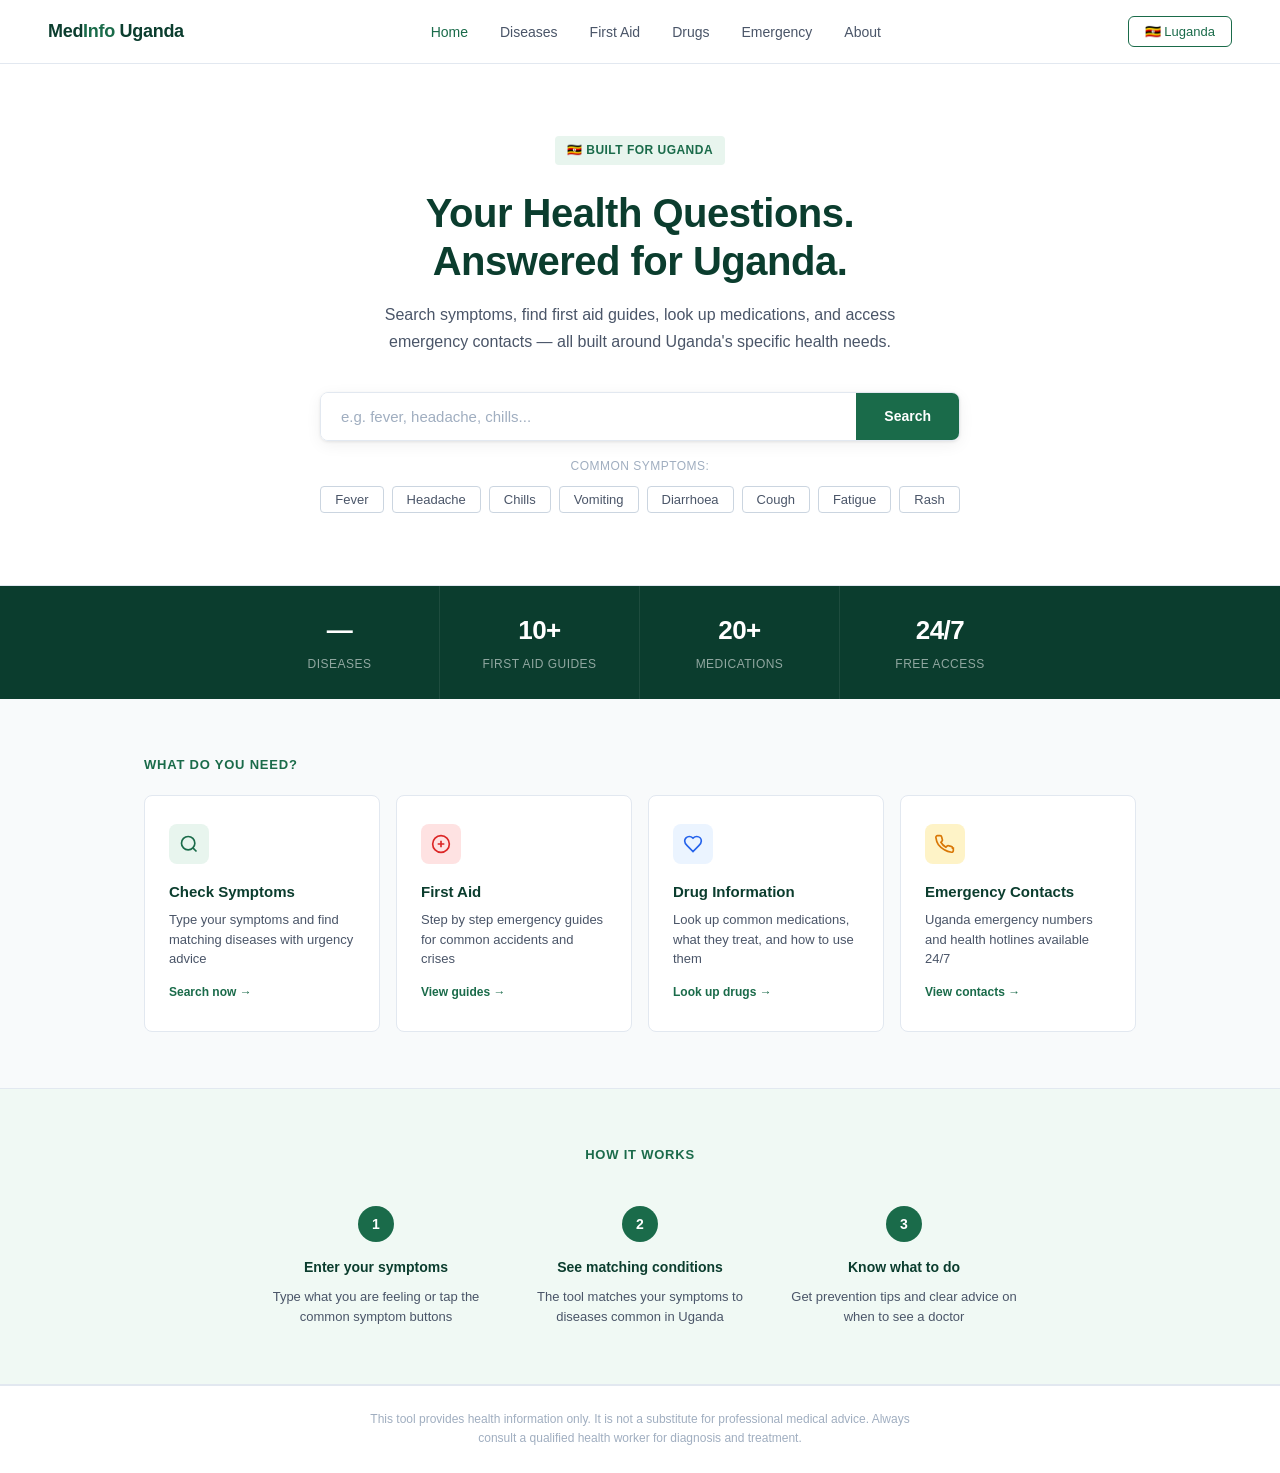
<file: index.html>
<!DOCTYPE html>
<html lang="en">
  <head>
    <meta charset="UTF-8" />
    <meta name="viewport" content="width=device-width, initial-scale=1.0" />
    <title>MedInfo Uganda</title>
    <link rel="stylesheet" href="css/style.css"/>
    <meta name="description" content="MedInfo Uganda — a free health information tool that helps Ugandans identify diseases from symptoms. Built for Uganda's specific disease profile." />
    <meta name="keywords" content="Uganda health, symptoms checker Uganda, malaria symptoms, typhoid Uganda, disease information Uganda" />
    <meta name="author" content="MedInfo Uganda" />

    <!-- Open Graph — makes it look good when shared on WhatsApp -->
    <meta property="og:title" content="MedInfo Uganda — Symptom Checker" />
    <meta property="og:description" content="Find information about diseases common in Uganda based on your symptoms." />
    <meta property="og:url" content="https://aaryanm-labs.github.io/medinfo-uganda" />
    <meta property="og:type" content="website" />
  </head>
  <body>

    <!-- NAVIGATION -->
<nav class="navbar">
  <div class="nav-logo">Med<span>Info</span> Uganda</div>
  <ul class="nav-links">
    <li><a href="index.html" class="active">Home</a></li>
    <li><a href="diseases.html">Diseases</a></li>
    <li><a href="firstaid.html">First Aid</a></li>
    <li><a href="drugs.html">Drugs</a></li>
    <li><a href="emergency.html">Emergency</a></li>
    <li><a href="about.html">About</a></li>
  </ul>
  <button class="lang-toggle" id="lang-toggle">🇺🇬 Luganda</button>
</nav>

<!-- HERO -->
<section class="hero-new">
  <div class="hero-new-inner">
    <div class="hero-badge">🇺🇬 Built for Uganda</div>
    <h1 class="hero-title" id="hero-title">
      Your Health Questions.<br/>Answered for Uganda.
    </h1>
    <p class="hero-desc" id="hero-desc">
      Search symptoms, find first aid guides, look up medications, 
      and access emergency contacts — all built around Uganda's 
      specific health needs.
    </p>

    <div class="search-container">
      <input 
        type="text" 
        id="symptom-input" 
        placeholder="e.g. fever, headache, chills..."
      />
      <button id="search-btn">Search</button>
    </div>

    <div class="quick-tags">
      <span class="tag-label">Common symptoms:</span>
      <button class="symptom-tag">Fever</button>
      <button class="symptom-tag">Headache</button>
      <button class="symptom-tag">Chills</button>
      <button class="symptom-tag">Vomiting</button>
      <button class="symptom-tag">Diarrhoea</button>
      <button class="symptom-tag">Cough</button>
      <button class="symptom-tag">Fatigue</button>
      <button class="symptom-tag">Rash</button>
    </div>
  </div>
</section>

<!-- STATS BAR -->
<section class="stats-bar">
  <div class="stat-bar-item">
    <div class="stat-bar-number" id="stat-diseases">—</div>
    <div class="stat-bar-label">Diseases</div>
  </div>
  <div class="stat-bar-item">
    <div class="stat-bar-number">10+</div>
    <div class="stat-bar-label">First Aid Guides</div>
  </div>
  <div class="stat-bar-item">
    <div class="stat-bar-number">20+</div>
    <div class="stat-bar-label">Medications</div>
  </div>
  <div class="stat-bar-item">
    <div class="stat-bar-number">24/7</div>
    <div class="stat-bar-label">Free Access</div>
  </div>
</section>

<!-- QUICK ACTION CARDS -->
<section class="quick-actions">
  <h2 class="section-title">What do you need?</h2>
  <div class="actions-grid">

   <a href="index.html#results-section" class="action-card">
  <div class="action-icon icon-green">
    <svg viewBox="0 0 24 24" fill="none" stroke="#1A6B4A" stroke-width="2">
      <circle cx="11" cy="11" r="8"/><path d="m21 21-4.35-4.35"/>
    </svg>
  </div>
  <h3>Check Symptoms</h3>
  <p>Type your symptoms and find matching diseases with urgency advice</p>
  <span class="action-arrow">Search now →</span>
</a>

<a href="firstaid.html" class="action-card">
  <div class="action-icon icon-red">
    <svg viewBox="0 0 24 24" fill="none" stroke="#DC2626" stroke-width="2">
      <path d="M12 2a10 10 0 1 0 0 20A10 10 0 0 0 12 2z"/>
      <path d="M12 8v8M8 12h8"/>
    </svg>
  </div>
  <h3>First Aid</h3>
  <p>Step by step emergency guides for common accidents and crises</p>
  <span class="action-arrow">View guides →</span>
</a>

<a href="drugs.html" class="action-card">
  <div class="action-icon icon-blue">
    <svg viewBox="0 0 24 24" fill="none" stroke="#2563EB" stroke-width="2">
      <path d="M19 14c1.49-1.46 3-3.21 3-5.5A5.5 5.5 0 0 0 16.5 3c-1.76 0-3 .5-4.5 2-1.5-1.5-2.74-2-4.5-2A5.5 5.5 0 0 0 2 8.5c0 2.3 1.5 4.05 3 5.5l7 7Z"/>
    </svg>
  </div>
  <h3>Drug Information</h3>
  <p>Look up common medications, what they treat, and how to use them</p>
  <span class="action-arrow">Look up drugs →</span>
</a>

<a href="emergency.html" class="action-card">
  <div class="action-icon icon-orange">
    <svg viewBox="0 0 24 24" fill="none" stroke="#D97706" stroke-width="2">
      <path d="M22 16.92v3a2 2 0 0 1-2.18 2 19.79 19.79 0 0 1-8.63-3.07A19.5 19.5 0 0 1 4.15 13a19.79 19.79 0 0 1-3.07-8.67A2 2 0 0 1 3.07 2h3a2 2 0 0 1 2 1.72c.127.96.361 1.903.7 2.81a2 2 0 0 1-.45 2.11L7.09 9.91a16 16 0 0 0 6 6l1.27-1.27a2 2 0 0 1 2.11-.45c.907.339 1.85.573 2.81.7A2 2 0 0 1 21 16.92z"/>
    </svg>
  </div>
  <h3>Emergency Contacts</h3>
  <p>Uganda emergency numbers and health hotlines available 24/7</p>
  <span class="action-arrow">View contacts →</span>
</a>
  </div>
</section>

<!-- HOW IT WORKS -->
<section class="how-it-works">
  <h2 class="section-title">How it works</h2>
  <div class="steps-grid">
    <div class="step">
      <div class="step-number">1</div>
      <h3>Enter your symptoms</h3>
      <p>Type what you are feeling or tap the common symptom buttons</p>
    </div>
    <div class="step">
      <div class="step-number">2</div>
      <h3>See matching conditions</h3>
      <p>The tool matches your symptoms to diseases common in Uganda</p>
    </div>
    <div class="step">
      <div class="step-number">3</div>
      <h3>Know what to do</h3>
      <p>Get prevention tips and clear advice on when to see a doctor</p>
    </div>
  </div>
</section>

<!-- RESULTS SECTION -->
<section class="results" id="results-section">
  <h2>Results</h2>
  <div id="results-container"></div>
</section>

<!-- DISCLAIMER -->
<footer class="disclaimer">
  <p>
    This tool provides health information only. 
    It is not a substitute for professional medical advice. 
    Always consult a qualified health worker for diagnosis and treatment.
  </p>
</footer>

<script src="js/app.js"></script>
  </body>
</html>
</file>
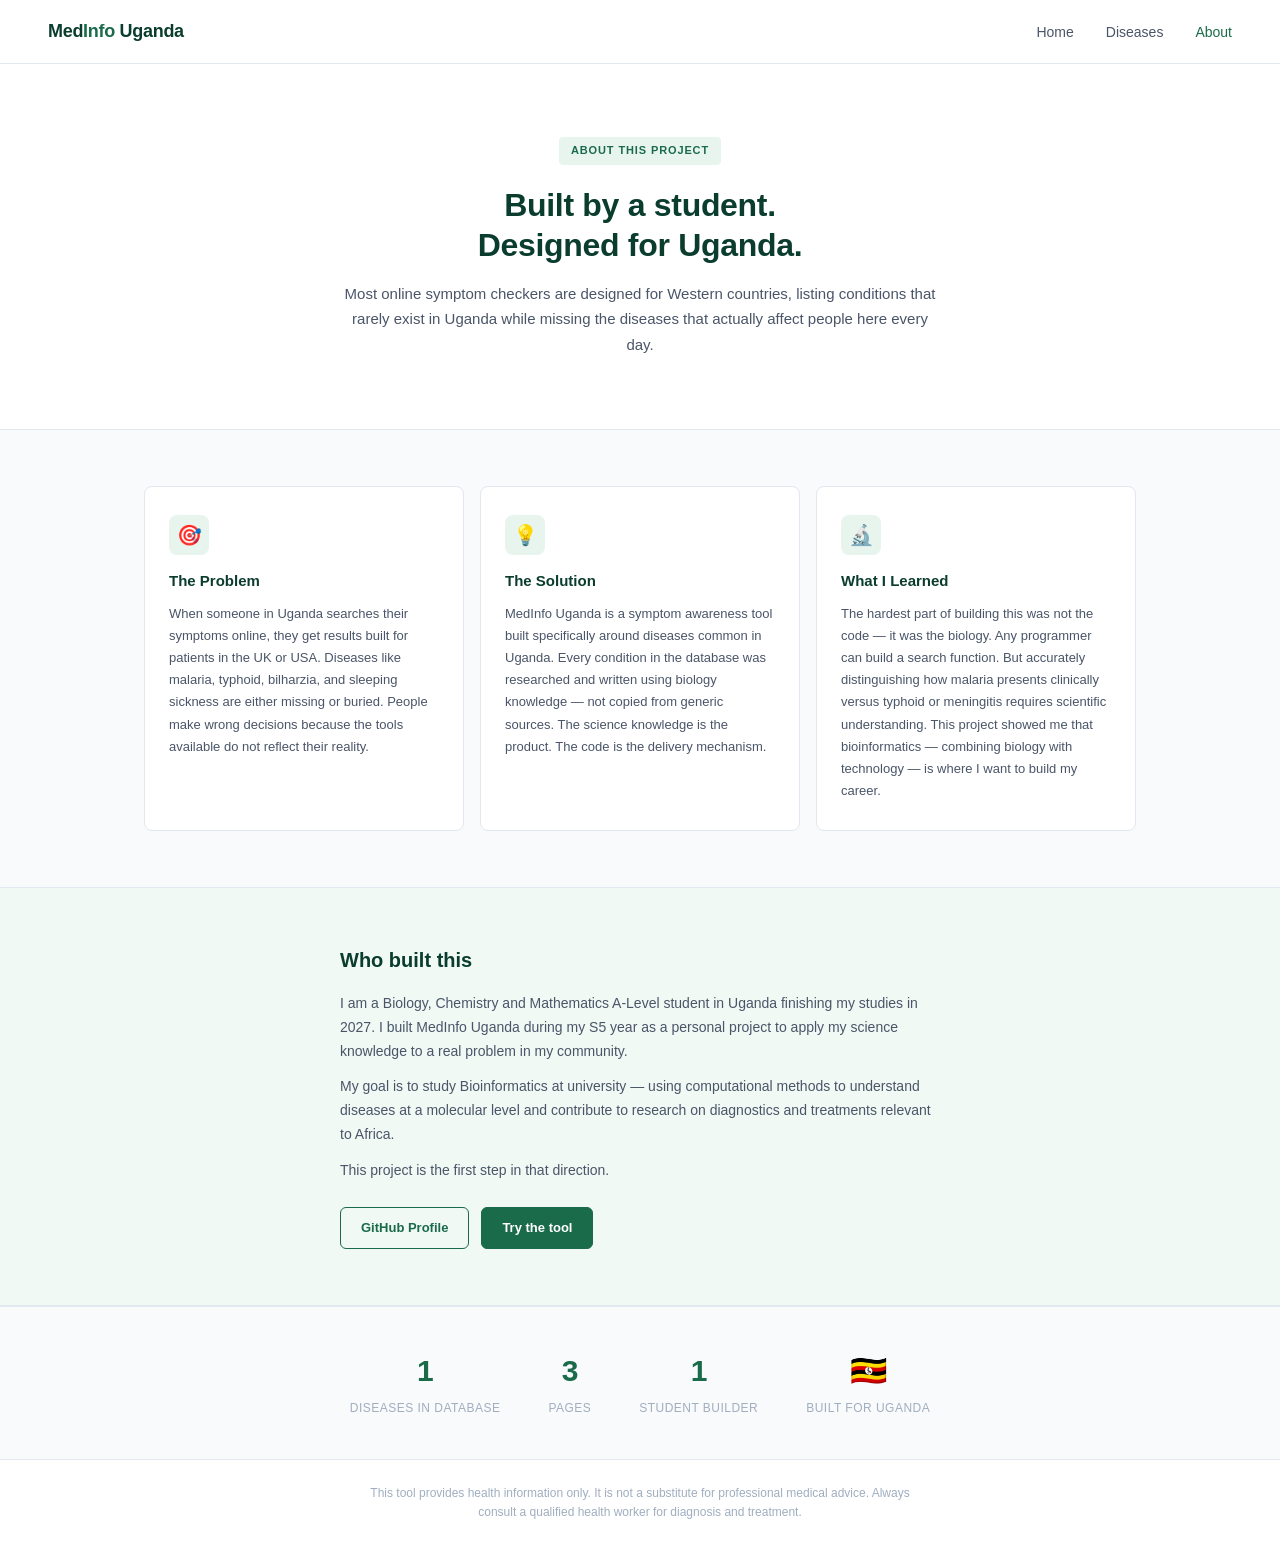
<file: about.html>
<!DOCTYPE html>
<html lang="en">
  <head>
    <meta charset="UTF-8" />
    <meta name="viewport" content="width=device-width, initial-scale=1.0" />
    <title>About — MedInfo Uganda</title>
    <link rel="stylesheet" href="css/style.css" />
    <meta name="description" content="MedInfo Uganda — a free health information tool that helps Ugandans identify diseases from symptoms. Built for Uganda's specific disease profile." />
<meta name="keywords" content="Uganda health, symptoms checker Uganda, malaria symptoms, typhoid Uganda, disease information Uganda" />
<meta name="author" content="MedInfo Uganda" />

<!-- Open Graph — makes it look good when shared on WhatsApp -->
<meta property="og:title" content="MedInfo Uganda — Symptom Checker" />
<meta property="og:description" content="Find information about diseases common in Uganda based on your symptoms." />
<meta property="og:url" content="https://aaryanm-labs.github.io/medinfo-uganda" />
<meta property="og:type" content="website" />
  </head>
  <body>

    <!-- NAVIGATION -->
    <nav class="navbar">
      <div class="nav-logo">Med<span>Info</span> Uganda</div>
      <ul class="nav-links">
        <li><a href="index.html">Home</a></li>
        <li><a href="diseases.html">Diseases</a></li>
        <li><a href="about.html" class="active">About</a></li>
      </ul>
    </nav>

    <!-- ABOUT HERO -->
    <section class="about-hero">
      <div class="about-hero-inner">
        <div class="about-tag">About this project</div>
        <h1>Built by a student.<br/>Designed for Uganda.</h1>
        <p class="about-intro">
          Most online symptom checkers are designed for Western countries, 
          listing conditions that rarely exist in Uganda while missing the 
          diseases that actually affect people here every day.
        </p>
      </div>
    </section>

    <!-- STORY SECTION -->
    <section class="about-section">
      <div class="about-grid">

        <div class="about-card">
          <div class="about-card-icon">🎯</div>
          <h3>The Problem</h3>
          <p>
            When someone in Uganda searches their symptoms online, they get 
            results built for patients in the UK or USA. Diseases like malaria, 
            typhoid, bilharzia, and sleeping sickness are either missing or 
            buried. People make wrong decisions because the tools available 
            do not reflect their reality.
          </p>
        </div>

        <div class="about-card">
          <div class="about-card-icon">💡</div>
          <h3>The Solution</h3>
          <p>
            MedInfo Uganda is a symptom awareness tool built specifically 
            around diseases common in Uganda. Every condition in the database 
            was researched and written using biology knowledge — not copied 
            from generic sources. The science knowledge is the product. 
            The code is the delivery mechanism.
          </p>
        </div>

        <div class="about-card">
          <div class="about-card-icon">🔬</div>
          <h3>What I Learned</h3>
          <p>
            The hardest part of building this was not the code — it was the 
            biology. Any programmer can build a search function. But accurately 
            distinguishing how malaria presents clinically versus typhoid or 
            meningitis requires scientific understanding. This project showed 
            me that bioinformatics — combining biology with technology — is 
            where I want to build my career.
          </p>
        </div>

      </div>
    </section>

    <!-- BUILDER SECTION -->
    <section class="about-builder">
      <div class="about-builder-inner">
        <h2>Who built this</h2>
        <p>
          I am a Biology, Chemistry and Mathematics A-Level student in Uganda 
          finishing my studies in 2027. I built MedInfo Uganda during my S5 
          year as a personal project to apply my science knowledge to a real 
          problem in my community.
        </p>
        <p>
          My goal is to study Bioinformatics at university — using computational 
          methods to understand diseases at a molecular level and contribute to 
          research on diagnostics and treatments relevant to Africa.
        </p>
        <p>
          This project is the first step in that direction.
        </p>
        <div class="about-links">
          <a href="https://github.com/aaryanm-labs" target="_blank" class="about-link">
            GitHub Profile
          </a>
          <a href="index.html" class="about-link about-link-primary">
            Try the tool
          </a>
        </div>
      </div>
    </section>

    <!-- STATS SECTION -->
    <section class="about-stats">
      <div class="stat-item" id="stat-diseases">
        <div class="stat-number" id="diseases-count">—</div>
        <div class="stat-label">Diseases in database</div>
      </div>
      <div class="stat-item">
        <div class="stat-number">3</div>
        <div class="stat-label">Pages</div>
      </div>
      <div class="stat-item">
        <div class="stat-number">1</div>
        <div class="stat-label">Student builder</div>
      </div>
      <div class="stat-item">
        <div class="stat-number">🇺🇬</div>
        <div class="stat-label">Built for Uganda</div>
      </div>
    </section>

    <!-- DISCLAIMER -->
    <footer class="disclaimer">
      <p>
        This tool provides health information only. 
        It is not a substitute for professional medical advice. 
        Always consult a qualified health worker for diagnosis and treatment.
      </p>
    </footer>

    <script>
      // Dynamically show disease count from your real data
      fetch('data/diseases.json')
        .then(r => r.json())
        .then(data => {
          document.getElementById('diseases-count').textContent = data.length;
        });
    </script>

  </body>
</html>
</file>
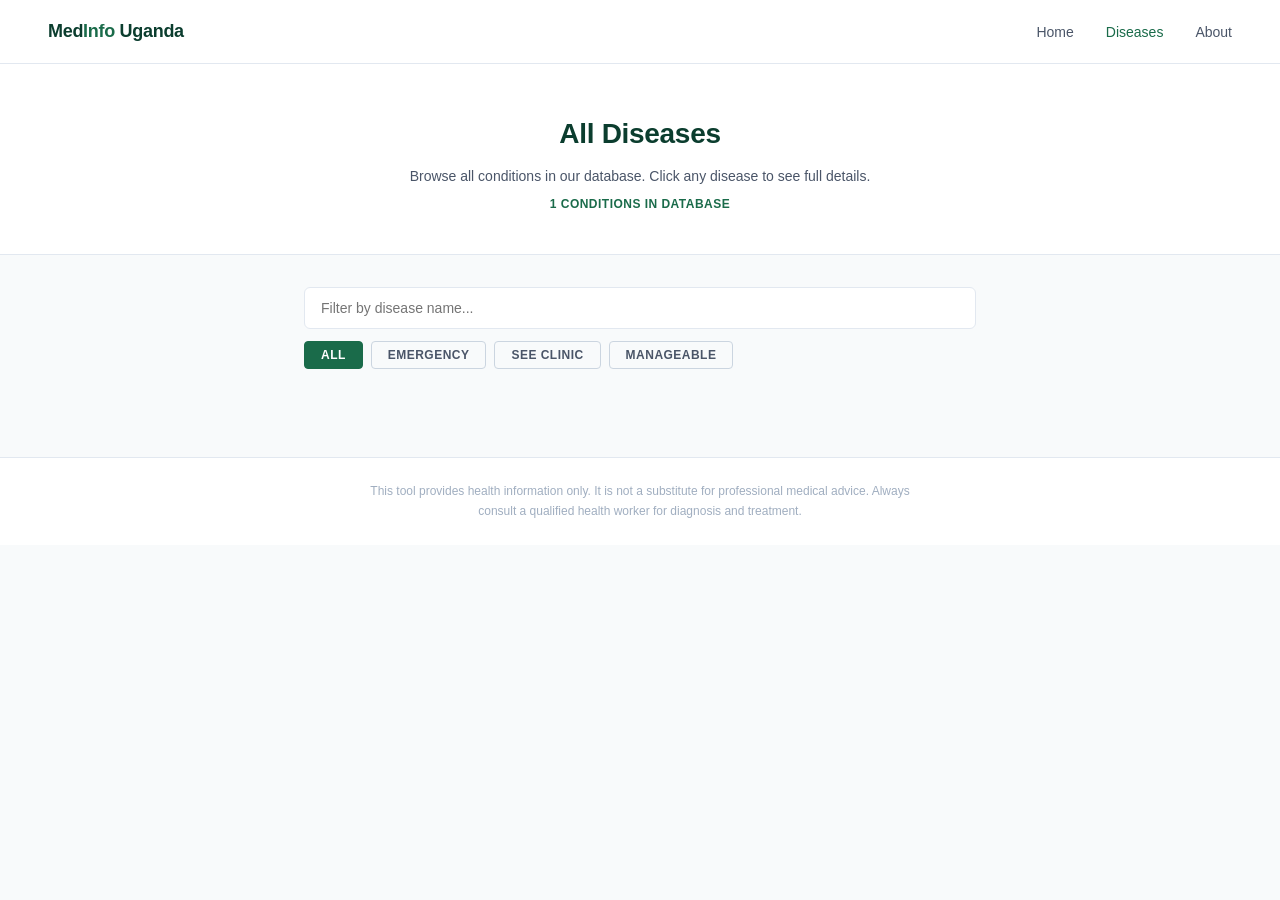
<file: diseases.html>
<!DOCTYPE html>
<html lang="en">
  <head>
    <meta name="description" content="MedInfo Uganda — a free health information tool that helps Ugandans identify diseases from symptoms. Built for Uganda's specific disease profile." />
<meta name="keywords" content="Uganda health, symptoms checker Uganda, malaria symptoms, typhoid Uganda, disease information Uganda" />
<meta name="author" content="MedInfo Uganda" />

<!-- Open Graph — makes it look good when shared on WhatsApp -->
<meta property="og:title" content="MedInfo Uganda — Symptom Checker" />
<meta property="og:description" content="Find information about diseases common in Uganda based on your symptoms." />
<meta property="og:url" content="https://aaryanm-labs.github.io/medinfo-uganda" />
<meta property="og:type" content="website" />
    <meta charset="UTF-8" />
    <meta name="viewport" content="width=device-width, initial-scale=1.0" />
    <title>All Diseases — MedInfo Uganda</title>
    <link rel="stylesheet" href="css/style.css" />
  </head>
  <body>

    <!-- NAVIGATION -->
    <nav class="navbar">
      <div class="nav-logo">Med<span>Info</span> Uganda</div>
      <ul class="nav-links">
        <li><a href="index.html">Home</a></li>
        <li><a href="diseases.html" class="active">Diseases</a></li>
        <li><a href="about.html">About</a></li>
      </ul>
    </nav>

    <!-- PAGE HEADER -->
    <section class="page-header">
      <h1>All Diseases</h1>
      <p>Browse all conditions in our database. Click any disease to see full details.</p>
      <div class="disease-count" id="disease-count"></div>
    </section>

    <!-- FILTER BAR -->
    <section class="filter-section">
      <input 
        type="text" 
        id="filter-input" 
        placeholder="Filter by disease name..."
      />
      <div class="urgency-filter">
        <button class="filter-btn active" data-filter="all">All</button>
        <button class="filter-btn" data-filter="high">Emergency</button>
        <button class="filter-btn" data-filter="medium">See clinic</button>
        <button class="filter-btn" data-filter="low">Manageable</button>
      </div>
    </section>

    <!-- DISEASES GRID -->
    <section class="diseases-grid-section">
      <div class="diseases-grid" id="diseases-grid">
        <!-- JavaScript fills this -->
      </div>
    </section>

    <!-- DISEASE MODAL -->
    <div class="modal-overlay" id="modal-overlay">
      <div class="modal" id="modal">
        <button class="modal-close" id="modal-close">✕</button>
        <div class="modal-content" id="modal-content"></div>
      </div>
    </div>

    <!-- DISCLAIMER -->
    <footer class="disclaimer">
      <p>
        This tool provides health information only. 
        It is not a substitute for professional medical advice. 
        Always consult a qualified health worker for diagnosis and treatment.
      </p>
    </footer>

    <script src="js/diseases.js"></script>
  </body>
</html>
</file>
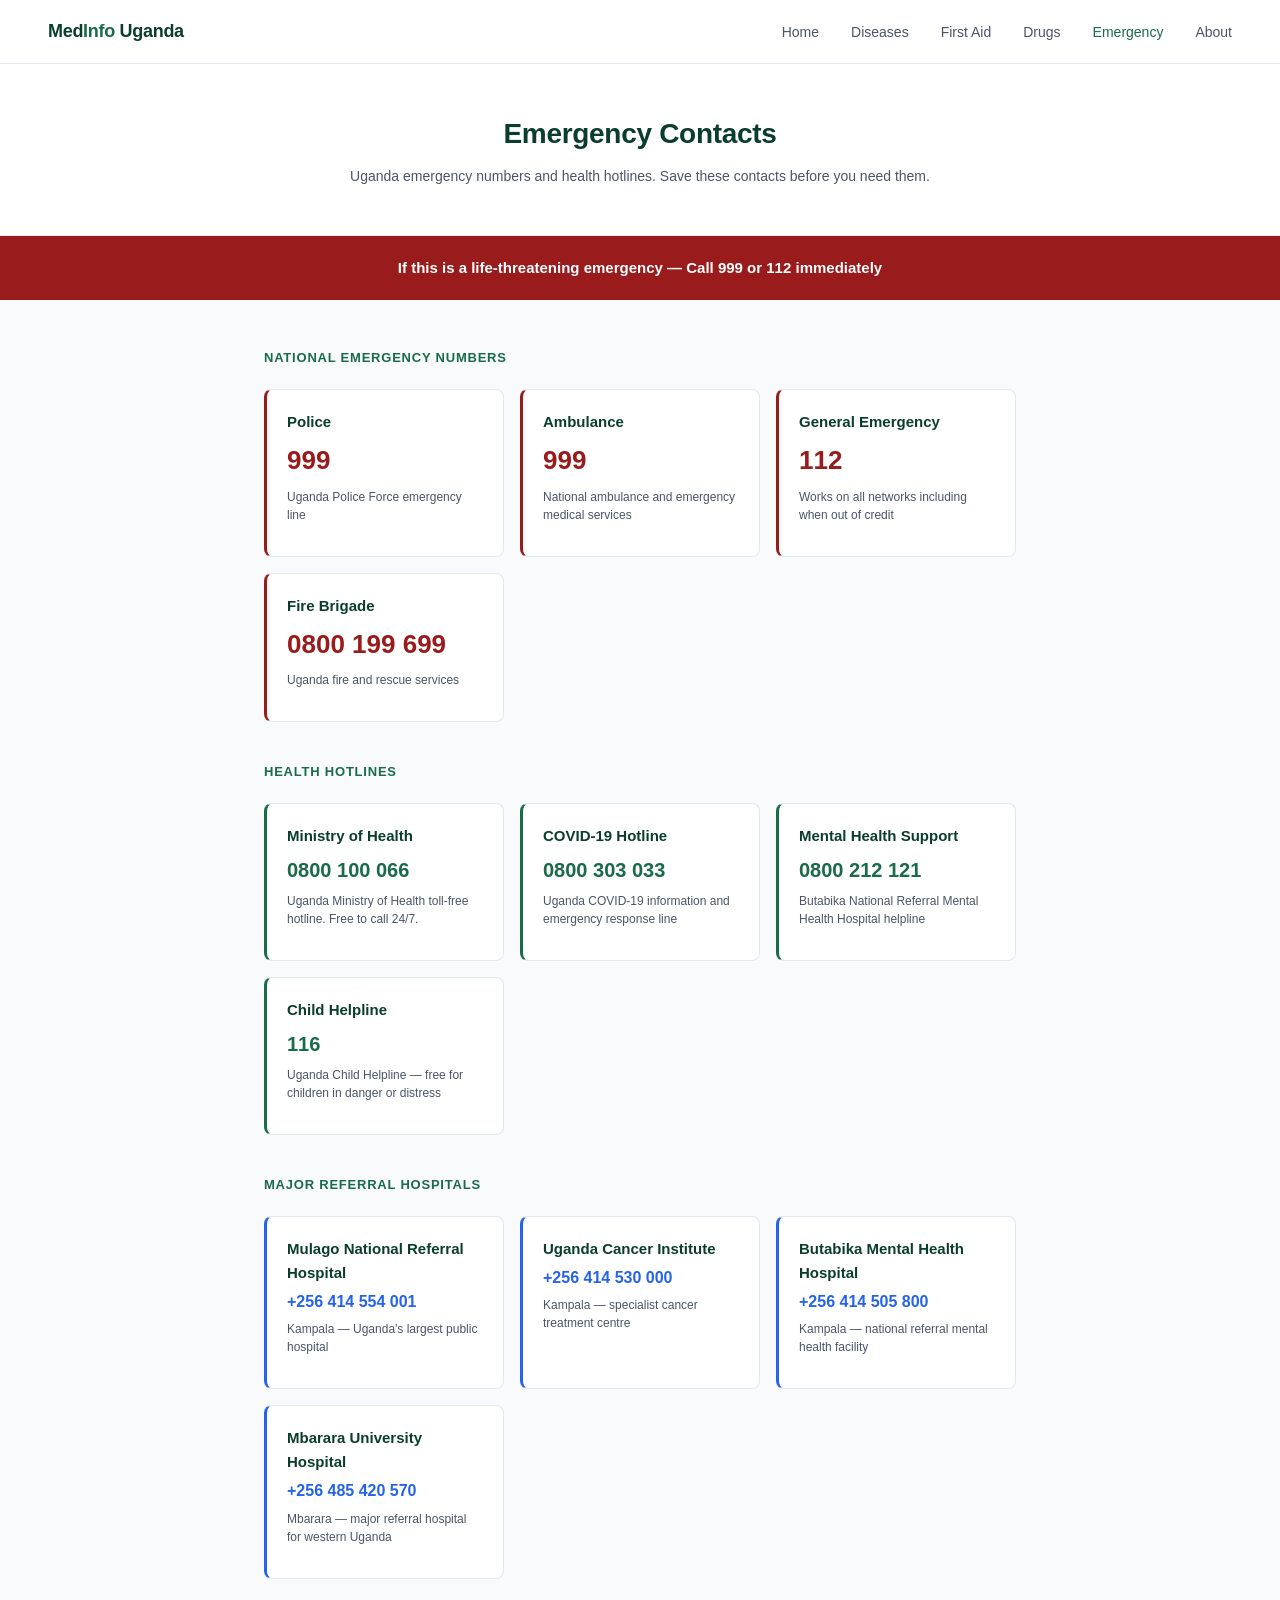
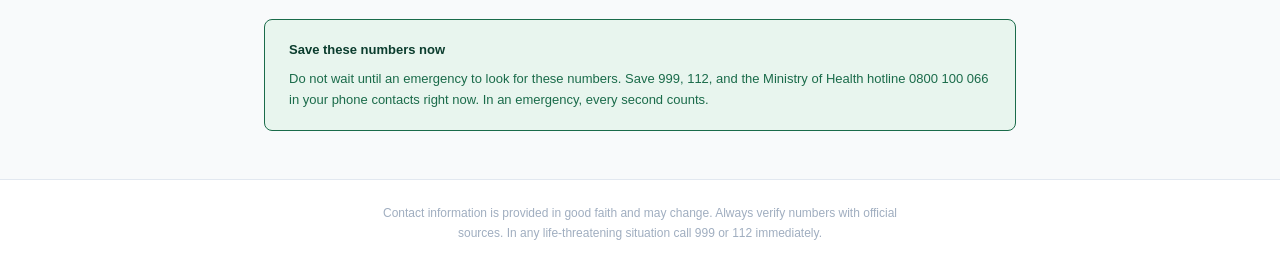
<file: emergency.html>
<!DOCTYPE html>
<html lang="en">
  <head>
    <meta charset="UTF-8" />
    <meta name="viewport" content="width=device-width, initial-scale=1.0" />
    <title>Emergency Contacts — MedInfo Uganda</title>
    <link rel="stylesheet" href="css/style.css" />
  </head>
  <body>

    <!-- NAVIGATION -->
    <nav class="navbar">
      <div class="nav-logo">Med<span>Info</span> Uganda</div>
      <ul class="nav-links">
        <li><a href="index.html">Home</a></li>
        <li><a href="diseases.html">Diseases</a></li>
        <li><a href="firstaid.html">First Aid</a></li>
        <li><a href="drugs.html">Drugs</a></li>
        <li><a href="emergency.html" class="active">Emergency</a></li>
        <li><a href="about.html">About</a></li>
      </ul>
    </nav>

    <!-- PAGE HEADER -->
    <div class="page-header">
      <h1>Emergency Contacts</h1>
      <p>Uganda emergency numbers and health hotlines. Save these contacts before you need them.</p>
    </div>

    <!-- EMERGENCY BANNER -->
    <div style="background:#991B1B;padding:20px 24px;text-align:center;">
      <p style="color:white;font-size:15px;font-weight:600;">
        If this is a life-threatening emergency — Call 999 or 112 immediately
      </p>
    </div>

    <!-- CONTACTS SECTION -->
    <div style="max-width:800px;margin:48px auto;padding:0 24px;">

      <!-- NATIONAL EMERGENCY -->
      <div style="margin-bottom:40px;">
        <p class="section-title">National Emergency Numbers</p>
        <div class="diseases-grid" style="grid-template-columns:repeat(auto-fill,minmax(220px,1fr));">

          <div class="disease-card" style="border-left:3px solid #991B1B;">
            <div class="disease-card-name" style="margin-bottom:6px;">Police</div>
            <div style="font-size:26px;font-weight:700;color:#991B1B;margin-bottom:6px;">999</div>
            <p class="disease-card-desc">Uganda Police Force emergency line</p>
          </div>

          <div class="disease-card" style="border-left:3px solid #991B1B;">
            <div class="disease-card-name" style="margin-bottom:6px;">Ambulance</div>
            <div style="font-size:26px;font-weight:700;color:#991B1B;margin-bottom:6px;">999</div>
            <p class="disease-card-desc">National ambulance and emergency medical services</p>
          </div>

          <div class="disease-card" style="border-left:3px solid #991B1B;">
            <div class="disease-card-name" style="margin-bottom:6px;">General Emergency</div>
            <div style="font-size:26px;font-weight:700;color:#991B1B;margin-bottom:6px;">112</div>
            <p class="disease-card-desc">Works on all networks including when out of credit</p>
          </div>

          <div class="disease-card" style="border-left:3px solid #991B1B;">
            <div class="disease-card-name" style="margin-bottom:6px;">Fire Brigade</div>
            <div style="font-size:26px;font-weight:700;color:#991B1B;margin-bottom:6px;">0800 199 699</div>
            <p class="disease-card-desc">Uganda fire and rescue services</p>
          </div>

        </div>
      </div>

      <!-- HEALTH HOTLINES -->
      <div style="margin-bottom:40px;">
        <p class="section-title">Health Hotlines</p>
        <div class="diseases-grid" style="grid-template-columns:repeat(auto-fill,minmax(220px,1fr));">

          <div class="disease-card" style="border-left:3px solid #1A6B4A;">
            <div class="disease-card-name" style="margin-bottom:6px;">Ministry of Health</div>
            <div style="font-size:20px;font-weight:700;color:#1A6B4A;margin-bottom:6px;">0800 100 066</div>
            <p class="disease-card-desc">Uganda Ministry of Health toll-free hotline. Free to call 24/7.</p>
          </div>

          <div class="disease-card" style="border-left:3px solid #1A6B4A;">
            <div class="disease-card-name" style="margin-bottom:6px;">COVID-19 Hotline</div>
            <div style="font-size:20px;font-weight:700;color:#1A6B4A;margin-bottom:6px;">0800 303 033</div>
            <p class="disease-card-desc">Uganda COVID-19 information and emergency response line</p>
          </div>

          <div class="disease-card" style="border-left:3px solid #1A6B4A;">
            <div class="disease-card-name" style="margin-bottom:6px;">Mental Health Support</div>
            <div style="font-size:20px;font-weight:700;color:#1A6B4A;margin-bottom:6px;">0800 212 121</div>
            <p class="disease-card-desc">Butabika National Referral Mental Health Hospital helpline</p>
          </div>

          <div class="disease-card" style="border-left:3px solid #1A6B4A;">
            <div class="disease-card-name" style="margin-bottom:6px;">Child Helpline</div>
            <div style="font-size:20px;font-weight:700;color:#1A6B4A;margin-bottom:6px;">116</div>
            <p class="disease-card-desc">Uganda Child Helpline — free for children in danger or distress</p>
          </div>

        </div>
      </div>

      <!-- MAJOR HOSPITALS -->
      <div style="margin-bottom:40px;">
        <p class="section-title">Major Referral Hospitals</p>
        <div class="diseases-grid" style="grid-template-columns:repeat(auto-fill,minmax(220px,1fr));">

          <div class="disease-card" style="border-left:3px solid #2563EB;">
            <div class="disease-card-name" style="margin-bottom:4px;">Mulago National Referral Hospital</div>
            <div style="font-size:16px;font-weight:600;color:#2563EB;margin-bottom:6px;">+256 414 554 001</div>
            <p class="disease-card-desc">Kampala — Uganda's largest public hospital</p>
          </div>

          <div class="disease-card" style="border-left:3px solid #2563EB;">
            <div class="disease-card-name" style="margin-bottom:4px;">Uganda Cancer Institute</div>
            <div style="font-size:16px;font-weight:600;color:#2563EB;margin-bottom:6px;">+256 414 530 000</div>
            <p class="disease-card-desc">Kampala — specialist cancer treatment centre</p>
          </div>

          <div class="disease-card" style="border-left:3px solid #2563EB;">
            <div class="disease-card-name" style="margin-bottom:4px;">Butabika Mental Health Hospital</div>
            <div style="font-size:16px;font-weight:600;color:#2563EB;margin-bottom:6px;">+256 414 505 800</div>
            <p class="disease-card-desc">Kampala — national referral mental health facility</p>
          </div>

          <div class="disease-card" style="border-left:3px solid #2563EB;">
            <div class="disease-card-name" style="margin-bottom:4px;">Mbarara University Hospital</div>
            <div style="font-size:16px;font-weight:600;color:#2563EB;margin-bottom:6px;">+256 485 420 570</div>
            <p class="disease-card-desc">Mbarara — major referral hospital for western Uganda</p>
          </div>

        </div>
      </div>

      <!-- SAVE CONTACTS TIP -->
      <div style="background:#E8F5EE;border:1px solid #1A6B4A;border-radius:8px;padding:20px 24px;margin-bottom:40px;">
        <p style="font-size:13px;font-weight:700;color:#0B3D2E;margin-bottom:8px;">
          Save these numbers now
        </p>
        <p style="font-size:13px;color:#1A6B4A;line-height:1.6;">
          Do not wait until an emergency to look for these numbers. 
          Save 999, 112, and the Ministry of Health hotline 0800 100 066 
          in your phone contacts right now. In an emergency, every second counts.
        </p>
      </div>

    </div>

    <!-- DISCLAIMER -->
    <footer class="disclaimer">
      <p>
        Contact information is provided in good faith and may change. 
        Always verify numbers with official sources. 
        In any life-threatening situation call 999 or 112 immediately.
      </p>
    </footer>

  </body>
</html>
</file>
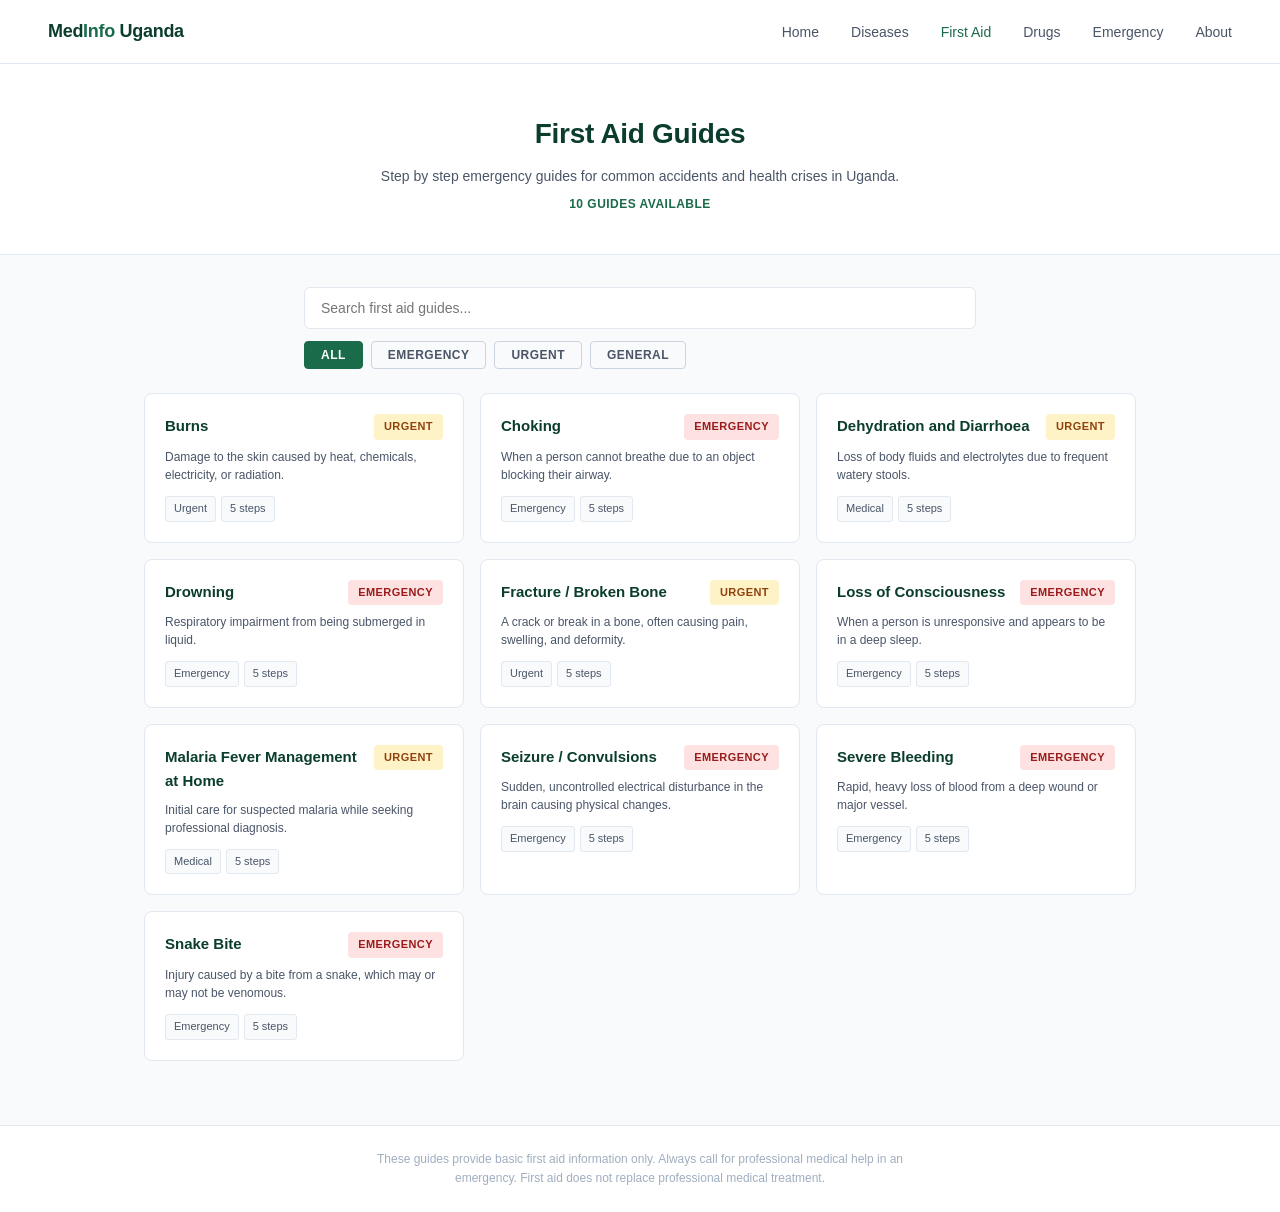
<file: firstaid.html>
<!DOCTYPE html>
<html lang="en">
  <head>
    <meta charset="UTF-8" />
    <meta name="viewport" content="width=device-width, initial-scale=1.0" />
    <title>First Aid Guides — MedInfo Uganda</title>
    <link rel="stylesheet" href="css/style.css" />
  </head>
  <body>

    <!-- NAVIGATION -->
    <nav class="navbar">
      <div class="nav-logo">Med<span>Info</span> Uganda</div>
      <ul class="nav-links">
        <li><a href="index.html">Home</a></li>
        <li><a href="diseases.html">Diseases</a></li>
        <li><a href="firstaid.html" class="active">First Aid</a></li>
        <li><a href="drugs.html">Drugs</a></li>
        <li><a href="emergency.html">Emergency</a></li>
        <li><a href="about.html">About</a></li>
      </ul>
    </nav>

    <!-- PAGE HEADER -->
    <div class="page-header">
      <h1>First Aid Guides</h1>
      <p>Step by step emergency guides for common accidents and health crises in Uganda.</p>
      <div class="disease-count" id="guide-count"></div>
    </div>

    <!-- FILTER -->
    <div class="filter-section">
      <input 
        type="text" 
        id="filter-input" 
        placeholder="Search first aid guides..."
      />
      <div class="urgency-filter">
        <button class="filter-btn active" data-filter="all">All</button>
        <button class="filter-btn" data-filter="high">Emergency</button>
        <button class="filter-btn" data-filter="medium">Urgent</button>
        <button class="filter-btn" data-filter="low">General</button>
      </div>
    </div>

    <!-- GUIDES GRID -->
    <div class="diseases-grid-section">
      <div class="diseases-grid" id="guides-grid"></div>
    </div>

    <!-- MODAL -->
    <div class="modal-overlay" id="modal-overlay">
      <div class="modal" id="modal">
        <button class="modal-close" id="modal-close">✕</button>
        <div class="modal-content" id="modal-content"></div>
      </div>
    </div>

    <!-- DISCLAIMER -->
    <footer class="disclaimer">
      <p>
        These guides provide basic first aid information only. 
        Always call for professional medical help in an emergency. 
        First aid does not replace professional medical treatment.
      </p>
    </footer>

    <script src="js/firstaid.js"></script>
  </body>
</html>
</file>
<file: css/style.css>
* {
  margin: 0;
  padding: 0;
  box-sizing: border-box;
}

body {
  font-family: 'Segoe UI', -apple-system, BlinkMacSystemFont, sans-serif;
  background-color: #F8FAFB;
  color: #0F1F1A;
  line-height: 1.6;
}

/* NAVIGATION */
.navbar {
  display: flex;
  justify-content: space-between;
  align-items: center;
  padding: 0 48px;
  height: 64px;
  background-color: #ffffff;
  border-bottom: 1px solid #E2E8F0;
  position: sticky;
  top: 0;
  z-index: 100;
}

.nav-logo {
  font-size: 18px;
  font-weight: 700;
  color: #0B3D2E;
  letter-spacing: -0.3px;
}

.nav-logo span {
  color: #1A6B4A;
}

.nav-links {
  list-style: none;
  display: flex;
  gap: 32px;
}

.nav-links a {
  text-decoration: none;
  font-size: 14px;
  font-weight: 500;
  color: #4A5568;
  transition: color 0.15s;
}

.nav-links a.active,
.nav-links a:hover {
  color: #1A6B4A;
}

.lang-toggle {
  font-size: 13px;
  font-weight: 500;
  padding: 7px 16px;
  border: 1.5px solid #1A6B4A;
  border-radius: 6px;
  background: transparent;
  color: #1A6B4A;
  cursor: pointer;
  transition: all 0.15s;
}

.lang-toggle:hover {
  background: #1A6B4A;
  color: white;
}

/* HERO */
.hero-new {
  background: #ffffff;
  border-bottom: 1px solid #E2E8F0;
  padding: 72px 48px;
}

.hero-new-inner {
  max-width: 640px;
  margin: 0 auto;
  text-align: center;
}

.hero-badge {
  display: inline-flex;
  align-items: center;
  gap: 6px;
  background: #E8F5EE;
  color: #1A6B4A;
  font-size: 12px;
  font-weight: 600;
  padding: 5px 12px;
  border-radius: 4px;
  margin-bottom: 24px;
  letter-spacing: 0.04em;
  text-transform: uppercase;
}

.hero-title {
  font-size: 40px;
  font-weight: 700;
  line-height: 1.2;
  color: #0B3D2E;
  margin-bottom: 16px;
  letter-spacing: -0.5px;
}

.hero-desc {
  font-size: 16px;
  line-height: 1.7;
  color: #4A5568;
  margin-bottom: 36px;
  max-width: 520px;
  margin-left: auto;
  margin-right: auto;
}

/* SEARCH */
.search-container {
  display: flex;
  gap: 0;
  margin-bottom: 16px;
  box-shadow: 0 1px 3px rgba(0,0,0,0.08), 0 4px 16px rgba(0,0,0,0.06);
  border-radius: 8px;
  overflow: hidden;
  border: 1.5px solid #E2E8F0;
}

.search-container input {
  flex: 1;
  padding: 15px 20px;
  font-size: 15px;
  border: none;
  outline: none;
  background: #ffffff;
  color: #0F1F1A;
  font-family: inherit;
}

.search-container input::placeholder {
  color: #A0AEC0;
}

.search-container button {
  padding: 15px 28px;
  background-color: #1A6B4A;
  color: white;
  border: none;
  font-size: 14px;
  font-weight: 600;
  cursor: pointer;
  transition: background 0.15s;
  font-family: inherit;
  white-space: nowrap;
}

.search-container button:hover {
  background-color: #0B3D2E;
}

/* SYMPTOM TAGS */
.quick-tags {
  display: flex;
  flex-wrap: wrap;
  gap: 8px;
  justify-content: center;
  align-items: center;
}

.tag-label {
  font-size: 12px;
  color: #A0AEC0;
  width: 100%;
  margin-bottom: 2px;
  font-weight: 500;
  text-transform: uppercase;
  letter-spacing: 0.04em;
}

.symptom-tag {
  padding: 5px 14px;
  border: 1px solid #CBD5E0;
  border-radius: 4px;
  background: #ffffff;
  color: #4A5568;
  font-size: 13px;
  font-weight: 500;
  cursor: pointer;
  transition: all 0.15s;
  font-family: inherit;
}

.symptom-tag:hover,
.symptom-tag.selected {
  background: #E8F5EE;
  border-color: #1A6B4A;
  color: #1A6B4A;
}

/* STATS BAR */
.stats-bar {
  display: flex;
  justify-content: center;
  background: #0B3D2E;
}

.stat-bar-item {
  flex: 1;
  max-width: 200px;
  text-align: center;
  padding: 24px 20px;
  border-right: 1px solid rgba(255,255,255,0.08);
}

.stat-bar-item:last-child {
  border-right: none;
}

.stat-bar-number {
  font-size: 26px;
  font-weight: 700;
  color: #ffffff;
  margin-bottom: 4px;
  letter-spacing: -0.5px;
}

.stat-bar-label {
  font-size: 12px;
  color: rgba(255,255,255,0.55);
  font-weight: 500;
  text-transform: uppercase;
  letter-spacing: 0.04em;
}

/* QUICK ACTIONS */
.quick-actions {
  max-width: 1040px;
  margin: 56px auto;
  padding: 0 24px;
}

.section-title {
  font-size: 13px;
  font-weight: 600;
  color: #1A6B4A;
  margin-bottom: 20px;
  text-transform: uppercase;
  letter-spacing: 0.06em;
}

.actions-grid {
  display: grid;
  grid-template-columns: repeat(auto-fit, minmax(220px, 1fr));
  gap: 16px;
}

.action-card {
  background: #ffffff;
  border: 1px solid #E2E8F0;
  border-radius: 8px;
  padding: 28px 24px;
  text-decoration: none;
  color: #0F1F1A;
  transition: all 0.15s;
  display: block;
}

.action-card:hover {
  border-color: #1A6B4A;
  box-shadow: 0 4px 16px rgba(26,107,74,0.08);
  transform: translateY(-2px);
}

.action-icon {
  width: 40px;
  height: 40px;
  border-radius: 8px;
  margin-bottom: 16px;
  display: flex;
  align-items: center;
  justify-content: center;
}

.icon-green { background: #E8F5EE; }
.icon-red { background: #FEE2E2; }
.icon-blue { background: #EBF4FF; }
.icon-orange { background: #FEF3C7; }

.action-icon svg {
  width: 20px;
  height: 20px;
}

.action-card h3 {
  font-size: 15px;
  font-weight: 600;
  margin-bottom: 6px;
  color: #0B3D2E;
}

.action-card p {
  font-size: 13px;
  color: #4A5568;
  line-height: 1.5;
}

.action-arrow {
  display: inline-block;
  margin-top: 14px;
  font-size: 12px;
  font-weight: 600;
  color: #1A6B4A;
}

/* HOW IT WORKS */
.how-it-works {
  background: #F0F9F4;
  border-top: 1px solid #E2E8F0;
  border-bottom: 1px solid #E2E8F0;
  padding: 56px 24px;
}

.how-it-works .section-title {
  text-align: center;
  margin-bottom: 40px;
}

.steps-grid {
  display: grid;
  grid-template-columns: repeat(auto-fit, minmax(200px, 1fr));
  gap: 32px;
  max-width: 760px;
  margin: 0 auto;
}

.step {
  text-align: center;
}

.step-number {
  width: 36px;
  height: 36px;
  border-radius: 50%;
  background: #1A6B4A;
  color: white;
  font-size: 14px;
  font-weight: 700;
  display: flex;
  align-items: center;
  justify-content: center;
  margin: 0 auto 14px;
}

.step h3 {
  font-size: 14px;
  font-weight: 600;
  margin-bottom: 8px;
  color: #0B3D2E;
}

.step p {
  font-size: 13px;
  color: #4A5568;
  line-height: 1.6;
}

/* RESULTS */
.results {
  max-width: 720px;
  margin: 0 auto 64px;
  padding: 40px 24px 0;
  display: none;
}

.results h2 {
  font-size: 16px;
  font-weight: 600;
  color: #0B3D2E;
  margin-bottom: 20px;
  padding-bottom: 12px;
  border-bottom: 1px solid #E2E8F0;
}

/* RESULT CARDS */
.result-card {
  background: #ffffff;
  border: 1px solid #E2E8F0;
  border-radius: 8px;
  padding: 24px;
  margin-bottom: 12px;
  transition: box-shadow 0.15s;
}

.result-card:hover {
  box-shadow: 0 2px 8px rgba(0,0,0,0.06);
}

.result-top {
  display: flex;
  justify-content: space-between;
  align-items: flex-start;
  margin-bottom: 10px;
  gap: 12px;
}

.result-name {
  font-size: 16px;
  font-weight: 600;
  color: #0B3D2E;
}

.urgency-badge {
  font-size: 11px;
  font-weight: 600;
  padding: 4px 10px;
  border-radius: 4px;
  white-space: nowrap;
  text-transform: uppercase;
  letter-spacing: 0.04em;
}

.urgency-high { background: #FEE2E2; color: #991B1B; }
.urgency-medium { background: #FEF3C7; color: #92400E; }
.urgency-low { background: #E8F5EE; color: #1A6B4A; }

.result-description {
  font-size: 13px;
  color: #4A5568;
  line-height: 1.6;
  margin-bottom: 16px;
}

.match-bar-row {
  display: flex;
  align-items: center;
  gap: 12px;
  margin-bottom: 16px;
}

.match-label {
  font-size: 12px;
  color: #A0AEC0;
  min-width: 90px;
  font-weight: 500;
}

.match-bar-bg {
  flex: 1;
  height: 4px;
  background: #E2E8F0;
  border-radius: 2px;
  overflow: hidden;
}

.match-bar-fill {
  height: 100%;
  background: #1A6B4A;
  border-radius: 2px;
  transition: width 0.4s ease;
}

.match-percent {
  font-size: 12px;
  color: #1A6B4A;
  font-weight: 600;
  min-width: 32px;
  text-align: right;
}

.result-details {
  font-size: 13px;
  color: #4A5568;
  line-height: 1.6;
  border-top: 1px solid #E2E8F0;
  padding-top: 14px;
}

.result-details p { margin-bottom: 8px; }

.prevention-list ul {
  margin: 6px 0 10px 18px;
}

.prevention-list li {
  margin-bottom: 4px;
  color: #4A5568;
}

.urgency-box {
  border-radius: 6px;
  padding: 10px 14px;
  font-size: 12px;
  font-weight: 600;
  margin-top: 12px;
}

.urgency-box-high { background: #FEE2E2; color: #991B1B; }
.urgency-box-medium { background: #FEF3C7; color: #92400E; }
.urgency-box-low { background: #E8F5EE; color: #1A6B4A; }

/* PAGE HEADER */
.page-header {
  background: #ffffff;
  border-bottom: 1px solid #E2E8F0;
  padding: 48px 48px 40px;
  text-align: center;
}

.page-header h1 {
  font-size: 28px;
  font-weight: 700;
  color: #0B3D2E;
  margin-bottom: 8px;
  letter-spacing: -0.3px;
}

.page-header p {
  font-size: 14px;
  color: #4A5568;
  margin-bottom: 8px;
}

.disease-count {
  font-size: 12px;
  color: #1A6B4A;
  font-weight: 600;
  text-transform: uppercase;
  letter-spacing: 0.04em;
}

/* FILTER SECTION */
.filter-section {
  max-width: 720px;
  margin: 32px auto 24px;
  padding: 0 24px;
}

.filter-section input {
  width: 100%;
  padding: 12px 16px;
  font-size: 14px;
  border: 1.5px solid #E2E8F0;
  border-radius: 6px;
  outline: none;
  margin-bottom: 12px;
  background: #fff;
  font-family: inherit;
  color: #0F1F1A;
}

.filter-section input:focus {
  border-color: #1A6B4A;
}

.urgency-filter {
  display: flex;
  gap: 8px;
  flex-wrap: wrap;
}

.filter-btn {
  padding: 6px 16px;
  border: 1px solid #CBD5E0;
  border-radius: 4px;
  background: transparent;
  font-size: 12px;
  font-weight: 600;
  color: #4A5568;
  cursor: pointer;
  transition: all 0.15s;
  font-family: inherit;
  text-transform: uppercase;
  letter-spacing: 0.04em;
}

.filter-btn.active,
.filter-btn:hover {
  background: #1A6B4A;
  color: white;
  border-color: #1A6B4A;
}

/* DISEASES GRID */
.diseases-grid-section {
  max-width: 1040px;
  margin: 0 auto 64px;
  padding: 0 24px;
}

.diseases-grid {
  display: grid;
  grid-template-columns: repeat(auto-fill, minmax(300px, 1fr));
  gap: 16px;
}

.disease-card {
  background: #ffffff;
  border: 1px solid #E2E8F0;
  border-radius: 8px;
  padding: 20px;
  cursor: pointer;
  transition: all 0.15s;
}

.disease-card:hover {
  border-color: #1A6B4A;
  box-shadow: 0 4px 16px rgba(26,107,74,0.08);
}

.disease-card-top {
  display: flex;
  justify-content: space-between;
  align-items: flex-start;
  margin-bottom: 8px;
  gap: 8px;
}

.disease-card-name {
  font-size: 15px;
  font-weight: 600;
  color: #0B3D2E;
}

.disease-card-desc {
  font-size: 12px;
  color: #4A5568;
  line-height: 1.5;
  margin-bottom: 12px;
}

.disease-card-symptoms {
  display: flex;
  flex-wrap: wrap;
  gap: 5px;
}

.symptom-pill {
  font-size: 11px;
  background: #F8FAFB;
  color: #4A5568;
  padding: 3px 8px;
  border-radius: 3px;
  border: 1px solid #E2E8F0;
  font-weight: 500;
}

.symptom-pill-more {
  font-size: 11px;
  background: #E8F5EE;
  color: #1A6B4A;
  padding: 3px 8px;
  border-radius: 3px;
  font-weight: 600;
}

/* MODAL */
.modal-overlay {
  display: none;
  position: fixed;
  top: 0;
  left: 0;
  width: 100%;
  height: 100%;
  background: rgba(0,0,0,0.4);
  z-index: 1000;
  justify-content: center;
  align-items: center;
  padding: 20px;
}

.modal {
  background: #fff;
  border-radius: 10px;
  padding: 28px;
  max-width: 560px;
  width: 100%;
  max-height: 85vh;
  overflow-y: auto;
  position: relative;
}

.modal-close {
  position: absolute;
  top: 18px;
  right: 18px;
  background: #F8FAFB;
  border: 1px solid #E2E8F0;
  border-radius: 50%;
  width: 28px;
  height: 28px;
  font-size: 13px;
  cursor: pointer;
  display: flex;
  align-items: center;
  justify-content: center;
  color: #4A5568;
}

.modal-header {
  display: flex;
  justify-content: space-between;
  align-items: flex-start;
  margin-bottom: 14px;
  gap: 10px;
  padding-right: 36px;
}

.modal-header h2 {
  font-size: 20px;
  font-weight: 700;
  color: #0B3D2E;
}

.modal-desc {
  font-size: 13px;
  color: #4A5568;
  line-height: 1.6;
  margin-bottom: 20px;
  padding-bottom: 16px;
  border-bottom: 1px solid #E2E8F0;
}

.modal-section {
  margin-bottom: 16px;
}

.modal-section h4 {
  font-size: 11px;
  font-weight: 700;
  color: #1A6B4A;
  margin-bottom: 8px;
  text-transform: uppercase;
  letter-spacing: 0.05em;
}

.modal-section p {
  font-size: 13px;
  color: #4A5568;
  line-height: 1.6;
}

.modal-section ul {
  margin-left: 16px;
}

.modal-section ul li {
  font-size: 13px;
  color: #4A5568;
  line-height: 1.7;
}

.modal-symptoms {
  display: flex;
  flex-wrap: wrap;
  gap: 5px;
}

/* ABOUT PAGE */
.about-hero {
  background: #ffffff;
  border-bottom: 1px solid #E2E8F0;
  padding: 72px 48px;
  text-align: center;
}

.about-hero-inner {
  max-width: 600px;
  margin: 0 auto;
}

.about-tag {
  display: inline-block;
  font-size: 11px;
  font-weight: 700;
  letter-spacing: 0.08em;
  text-transform: uppercase;
  background: #E8F5EE;
  color: #1A6B4A;
  padding: 5px 12px;
  border-radius: 4px;
  margin-bottom: 20px;
}

.about-hero h1 {
  font-size: 32px;
  font-weight: 700;
  line-height: 1.25;
  margin-bottom: 16px;
  color: #0B3D2E;
  letter-spacing: -0.3px;
}

.about-intro {
  font-size: 15px;
  line-height: 1.7;
  color: #4A5568;
}

.about-section {
  max-width: 1040px;
  margin: 56px auto;
  padding: 0 24px;
}

.about-grid {
  display: grid;
  grid-template-columns: repeat(auto-fit, minmax(280px, 1fr));
  gap: 16px;
}

.about-card {
  background: #ffffff;
  border: 1px solid #E2E8F0;
  border-radius: 8px;
  padding: 28px 24px;
}

.about-card-icon {
  font-size: 20px;
  margin-bottom: 14px;
  width: 40px;
  height: 40px;
  background: #E8F5EE;
  border-radius: 8px;
  display: flex;
  align-items: center;
  justify-content: center;
}

.about-card h3 {
  font-size: 15px;
  font-weight: 600;
  margin-bottom: 10px;
  color: #0B3D2E;
}

.about-card p {
  font-size: 13px;
  color: #4A5568;
  line-height: 1.7;
}

.about-builder {
  background: #F0F9F4;
  border-top: 1px solid #E2E8F0;
  border-bottom: 1px solid #E2E8F0;
  padding: 56px 24px;
}

.about-builder-inner {
  max-width: 600px;
  margin: 0 auto;
}

.about-builder h2 {
  font-size: 20px;
  font-weight: 700;
  margin-bottom: 16px;
  color: #0B3D2E;
}

.about-builder p {
  font-size: 14px;
  color: #4A5568;
  line-height: 1.7;
  margin-bottom: 12px;
}

.about-links {
  display: flex;
  gap: 12px;
  margin-top: 24px;
  flex-wrap: wrap;
}

.about-link {
  padding: 10px 20px;
  border: 1.5px solid #1A6B4A;
  border-radius: 6px;
  font-size: 13px;
  color: #1A6B4A;
  text-decoration: none;
  font-weight: 600;
  transition: all 0.15s;
}

.about-link:hover {
  background: #1A6B4A;
  color: white;
}

.about-link-primary {
  background: #1A6B4A;
  color: white;
}

.about-link-primary:hover {
  background: #0B3D2E;
}

.about-stats {
  display: flex;
  justify-content: center;
  gap: 48px;
  padding: 40px 24px;
  flex-wrap: wrap;
  border-top: 1px solid #E2E8F0;
}

.stat-item { text-align: center; }

.stat-number {
  font-size: 30px;
  font-weight: 700;
  color: #1A6B4A;
  margin-bottom: 4px;
  letter-spacing: -0.5px;
}

.stat-label {
  font-size: 12px;
  color: #A0AEC0;
  font-weight: 500;
  text-transform: uppercase;
  letter-spacing: 0.04em;
}

/* DISCLAIMER */
.disclaimer {
  background: #ffffff;
  border-top: 1px solid #E2E8F0;
  padding: 24px 48px;
  text-align: center;
}

.disclaimer p {
  font-size: 12px;
  color: #A0AEC0;
  max-width: 560px;
  margin: 0 auto;
  line-height: 1.6;
}
/* FOLLOW-UP QUESTIONS */
.followup-box {
  background: #ffffff;
  border: 1px solid #E2E8F0;
  border-radius: 12px;
  padding: 24px;
  margin-bottom: 16px;
}

.followup-header {
  margin-bottom: 20px;
  padding-bottom: 16px;
  border-bottom: 1px solid #E2E8F0;
}

.followup-header h3 {
  font-size: 16px;
  font-weight: 600;
  color: #0B3D2E;
  margin-bottom: 4px;
}

.followup-header p {
  font-size: 13px;
  color: #4A5568;
}

.followup-question {
  background: #F8FAFB;
  border: 1px solid #E2E8F0;
  border-radius: 8px;
  padding: 14px 16px;
  margin-bottom: 10px;
  transition: border-color 0.2s;
}

.question-text {
  font-size: 14px;
  color: #0F1F1A;
  margin-bottom: 10px;
}

.question-btns {
  display: flex;
  gap: 8px;
}

.q-btn {
  padding: 7px 18px;
  border-radius: 6px;
  font-size: 13px;
  font-weight: 600;
  cursor: pointer;
  border: 1.5px solid;
  transition: all 0.15s;
  font-family: inherit;
}

.q-yes {
  border-color: #10B981;
  color: #10B981;
  background: transparent;
}

.q-yes:hover {
  background: #10B981;
  color: white;
}

.q-no {
  border-color: #EF4444;
  color: #EF4444;
  background: transparent;
}

.q-no:hover {
  background: #EF4444;
  color: white;
}

.q-unsure {
  border-color: #F59E0B;
  color: #F59E0B;
  background: transparent;
}

.q-unsure:hover {
  background: #F59E0B;
  color: white;
}

.q-btn:disabled {
  opacity: 0.6;
  cursor: not-allowed;
}

/* PROGRESS BAR */
.progress-bar-bg {
  width: 100%;
  height: 4px;
  background: #E2E8F0;
  border-radius: 2px;
  overflow: hidden;
  margin-top: 16px;
}

.progress-bar-fill {
  height: 100%;
  background: #1A6B4A;
  border-radius: 2px;
  transition: width 0.3s ease;
}

/* TOP RESULT HIGHLIGHT */
.top-result {
  border: 2px solid #1A6B4A;
  background: #F0F9F4;
}

.confidence-row {
  display: flex;
  align-items: center;
  gap: 12px;
  margin-bottom: 14px;
}

.confidence-label {
  font-size: 12px;
  color: #A0AEC0;
  min-width: 80px;
  font-weight: 500;
}
/* MOBILE */
@media (max-width: 768px) {
  .navbar {
    padding: 0 20px;
    height: auto;
    padding-top: 14px;
    padding-bottom: 14px;
    flex-wrap: wrap;
    gap: 12px;
  }

  .nav-links {
    gap: 16px;
  }

  .hero-new {
    padding: 48px 20px;
  }

  .hero-title {
    font-size: 28px;
  }

  .search-container {
    flex-direction: column;
    box-shadow: none;
    border-radius: 0;
    border: none;
    gap: 8px;
  }

  .search-container input {
    border: 1.5px solid #E2E8F0;
    border-radius: 6px;
    padding: 13px 16px;
  }

  .search-container button {
    border-radius: 6px;
    width: 100%;
  }

  .stats-bar {
    flex-wrap: wrap;
  }

  .stat-bar-item {
    min-width: 50%;
  }

  .quick-actions {
    margin: 36px auto;
  }

  .page-header {
    padding: 36px 20px 28px;
  }

  .disclaimer {
    padding: 20px;
  }
}
</file>
